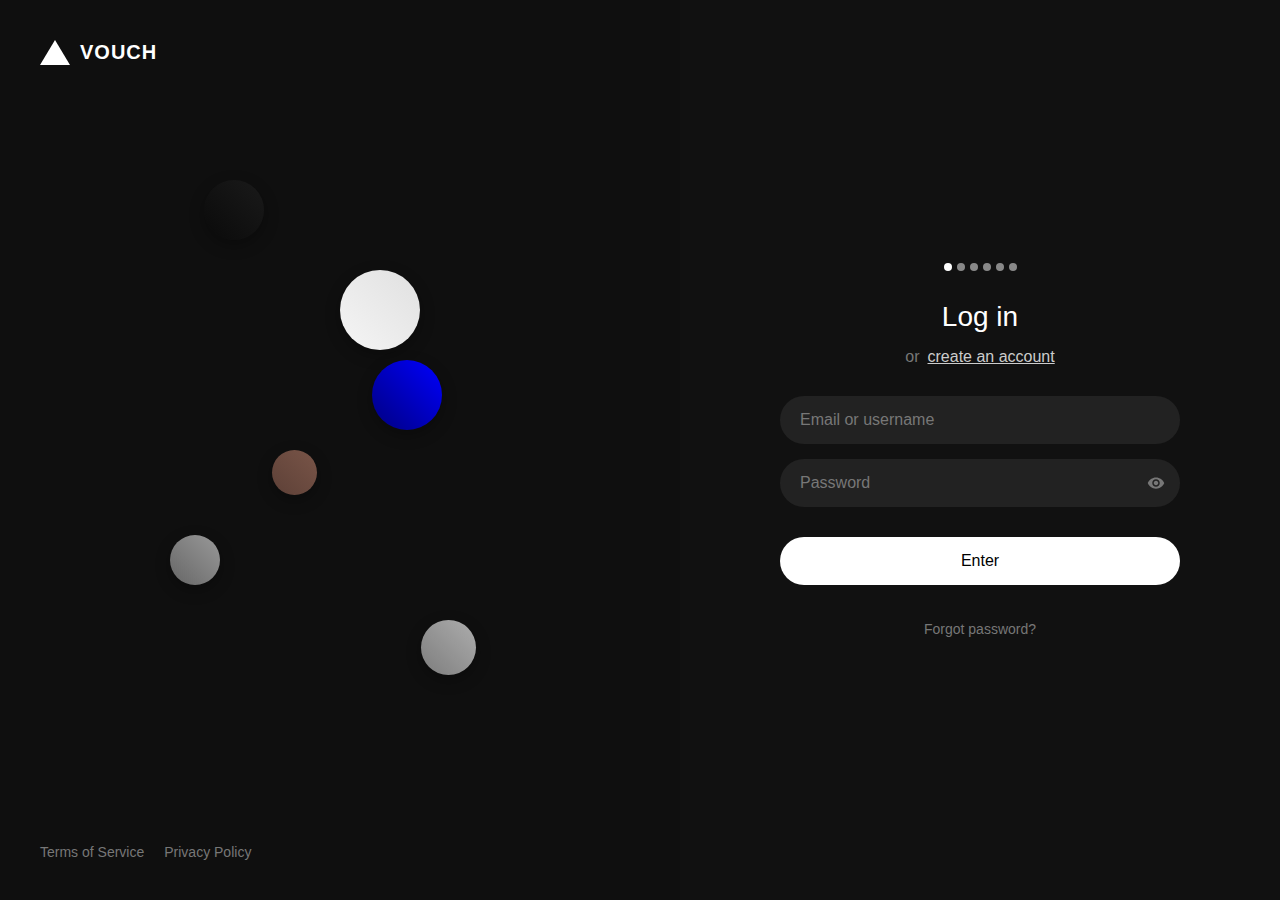
<file: login/login.html>
<!DOCTYPE html>
<html lang="en">
<head>
    <meta charset="UTF-8">
    <meta name="viewport" content="width=device-width, initial-scale=1.0">
    <title>Vouch - Login</title>
    <link rel="stylesheet" href="login.css">
    <style>
        /* Adding style for the clickable logo */
        .vouch-logo {
            cursor: pointer; /* Changes cursor to hand when hovering over the logo */
        }
    </style>
</head>
<body>
    <div class="vouch-container">
        <div class="vouch-left-panel">
            <div class="vouch-logo-container">
                <a href="../index.html" style="text-decoration: none; color: inherit;">
                    <div class="vouch-logo">
                        <div class="vouch-triangle"></div>
                        <span class="vouch-brand-name">VOUCH</span>
                    </div>
                </a>
            </div>
            
            <div class="vouch-spheres-container">
                <div class="vouch-sphere vouch-sphere-1"></div>
                <div class="vouch-sphere vouch-sphere-2"></div>
                <div class="vouch-sphere vouch-sphere-3"></div>
                <div class="vouch-sphere vouch-sphere-4"></div>
                <div class="vouch-sphere vouch-sphere-5"></div>
                <div class="vouch-sphere vouch-sphere-6"></div>
            </div>
            
            <div class="vouch-footer">
                <a href="#" class="vouch-footer-link">Terms of Service</a>
                <a href="#" class="vouch-footer-link">Privacy Policy</a>
            </div>
        </div>
        
        <div class="vouch-right-panel">
            <div class="vouch-login-container">
                <div class="vouch-login-loader">
                    <div class="vouch-dot"></div>
                    <div class="vouch-dot"></div>
                    <div class="vouch-dot"></div>
                    <div class="vouch-dot"></div>
                    <div class="vouch-dot"></div>
                    <div class="vouch-dot"></div>
                </div>
                
                <h1 class="vouch-login-title">Log in</h1>
                
                <div class="vouch-login-options">
                    <span>or</span>
                    <a href="../register/register.html" class="vouch-create-account">create an account</a>
                </div>
                
                <form class="vouch-login-form" id="loginForm">
                    <div class="vouch-form-group">
                        <input type="text" id="vouch-email" class="vouch-input" placeholder="Email or username">
                    </div>
                    
                    <div class="vouch-form-group">
                        <input type="password" id="vouch-password" class="vouch-input" placeholder="Password">
                        <button type="button" class="vouch-toggle-password">
                            <svg xmlns="http://www.w3.org/2000/svg" viewBox="0 0 24 24" width="18" height="18">
                                <path d="M12 4.5C7 4.5 2.73 7.61 1 12c1.73 4.39 6 7.5 11 7.5s9.27-3.11 11-7.5c-1.73-4.39-6-7.5-11-7.5zM12 17c-2.76 0-5-2.24-5-5s2.24-5 5-5 5 2.24 5 5-2.24 5-5 5zm0-8c-1.66 0-3 1.34-3 3s1.34 3 3 3 3-1.34 3-3-1.34-3-3-3z" fill="#777"/>
                            </svg>
                        </button>
                    </div>
                    
                    <button type="submit" class="vouch-submit-btn">Enter</button>
                    
                    <div class="vouch-forgot-password">
                        <a href="#">Forgot password?</a>
                    </div>
                </form>
            </div>
        </div>
    </div>
    
    <script>
        // Toggle password visibility
        document.querySelector('.vouch-toggle-password').addEventListener('click', function() {
            const passwordInput = document.getElementById('vouch-password');
            if (passwordInput.type === 'password') {
                passwordInput.type = 'text';
            } else {
                passwordInput.type = 'password';
            }
        });
        
        // Form submission handler with redirect
        document.getElementById('loginForm').addEventListener('submit', function(event) {
            // Prevent the default form submission
            event.preventDefault();
            
            // Normally here you would validate the form and authenticate the user
            // For this example, we'll just redirect immediately
            
            // Redirect to index2.html
            window.location.href = '../index2.html';
        });
    </script>
</body>
</html>
</file>
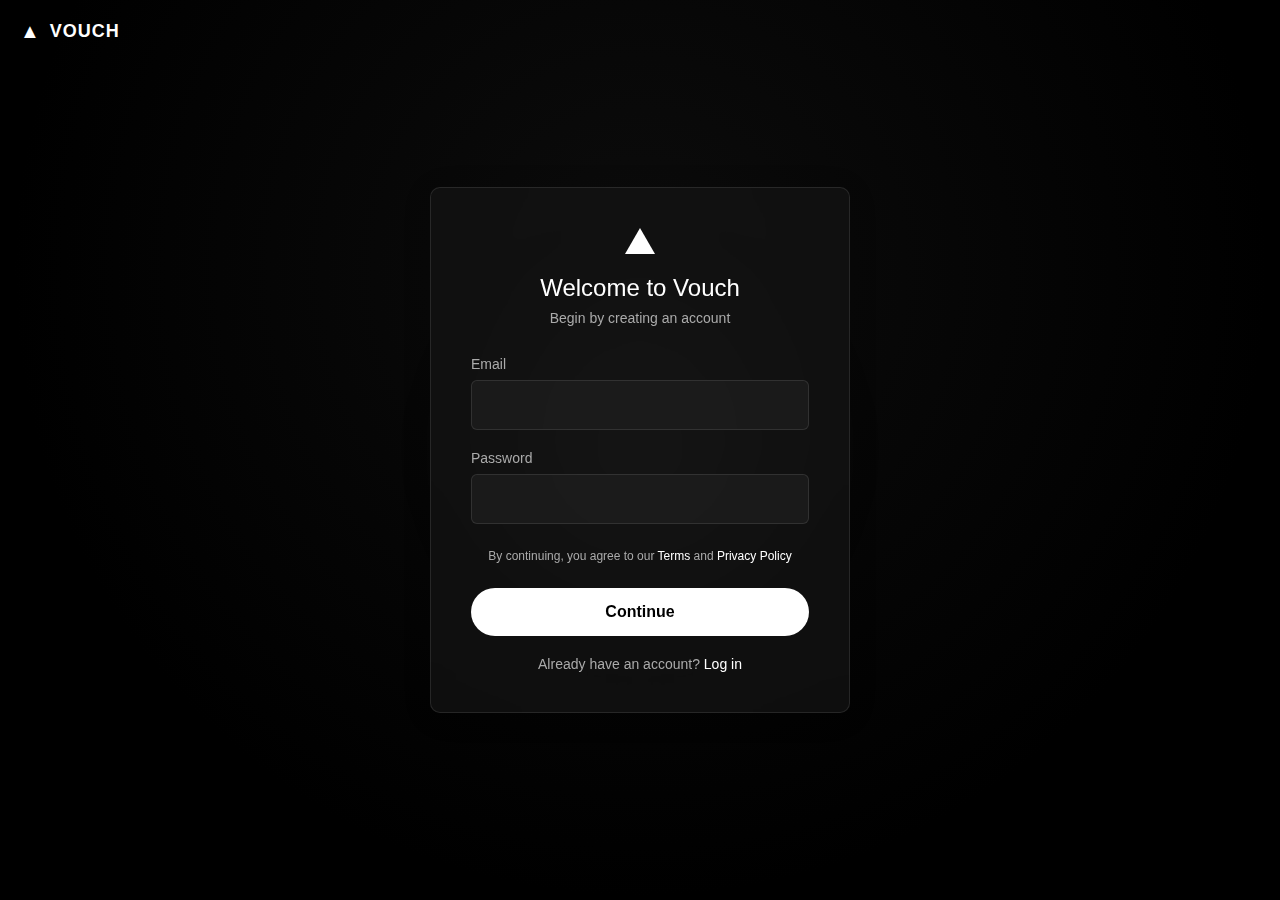
<file: register/register.html>
<!DOCTYPE html>
<html lang="en">
<head>
    <meta charset="UTF-8">
    <meta name="viewport" content="width=device-width, initial-scale=1.0">
    <title>Vouch - Registration</title>
    <link rel="stylesheet" href="register.css">
    <style>
        /* Adding style for the clickable logo */
        .vouch-reg-logo {
            cursor: pointer; /* Changes cursor to hand when hovering over the logo */
        }
        
        /* Make sure any internal elements are also clickable */
        .vouch-reg-header a {
            text-decoration: none;
            color: inherit;
            display: block; /* Makes the entire area clickable */
        }
    </style>
</head>
<body>
    <div class="vouch-reg-container">
        <header class="vouch-reg-header">
            <a href="../index.html">
                <div class="vouch-reg-logo">
                    <div class="vouch-reg-logo-icon">▲</div>
                    <div class="vouch-reg-logo-text">VOUCH</div>
                </div>
            </a>
        </header>
        
        <main class="vouch-reg-content">
            <div class="vouch-reg-form">
                <div class="vouch-reg-loader">
                    <div class="vouch-reg-spinner"></div>
                </div>
                
                <h1>Welcome to Vouch</h1>
                <p class="vouch-reg-subtitle">Begin by creating an account</p>
                
                <form id="registerForm">
                    <div class="vouch-reg-form-group">
                        <label for="vouch-reg-email">Email</label>
                        <input type="email" id="vouch-reg-email" placeholder="" required>
                    </div>
                    
                    <div class="vouch-reg-form-group">
                        <label for="vouch-reg-password">Password</label>
                        <div class="vouch-reg-password-container">
                            <input type="password" id="vouch-reg-password" placeholder="" required>
                            <button type="button" class="vouch-reg-toggle-password" id="vouch-reg-toggle-password">
                                <span class="vouch-reg-eye-icon"></span>
                            </button>
                        </div>
                    </div>
                    
                    <div class="vouch-reg-terms">
                        <p>By continuing, you agree to our <a href="#">Terms</a> and <a href="#">Privacy Policy</a></p>
                    </div>
                    
                    <button type="submit" class="vouch-reg-submit-button">Continue</button>
                </form>
                
                <div class="vouch-reg-login-option">
                    <p>Already have an account? <a href="../login/login.html" class="vouch-reg-login-link">Log in</a></p>
                </div>
            </div>
        </main>
    </div>

    <script>
        document.addEventListener('DOMContentLoaded', function() {
            // Using more unique variable names with registration-specific prefix
            const vouchRegPasswordToggleBtn = document.getElementById('vouch-reg-toggle-password');
            const vouchRegPasswordField = document.getElementById('vouch-reg-password');
            
            vouchRegPasswordToggleBtn.addEventListener('click', function() {
                // Toggle between password and text type
                const currentPasswordType = vouchRegPasswordField.getAttribute('type') === 'password' ? 'text' : 'password';
                vouchRegPasswordField.setAttribute('type', currentPasswordType);
                
                // Change the eye icon based on visibility
                const vouchRegPasswordEyeIcon = this.querySelector('.vouch-reg-eye-icon');
                if (currentPasswordType === 'password') {
                    vouchRegPasswordEyeIcon.textContent = '';
                    vouchRegPasswordEyeIcon.classList.remove('visible');
                } else {
                    vouchRegPasswordEyeIcon.textContent = '';
                    vouchRegPasswordEyeIcon.classList.add('visible');
                }
            });
            
            // Form submission handler with redirect
            document.getElementById('registerForm').addEventListener('submit', function(event) {
                // Prevent the default form submission
                event.preventDefault();
                
                // Normally here you would validate the form and register the user
                // For this example, we'll just redirect immediately
                
                // Redirect to index2.html after registration
                window.location.href = '../index2.html';
            });
        });
    </script>
</body>
</html>
</file>
<file: login/login.css>
/* Base styles */
* {
    margin: 0;
    padding: 0;
    box-sizing: border-box;
}

body {
    font-family: 'Helvetica Neue', Arial, sans-serif;
    background-color: #111;
    color: #fff;
    height: 100vh;
    overflow: hidden;
}

.vouch-container {
    display: flex;
    height: 100vh;
}

/* Left panel styles */
.vouch-left-panel {
    flex: 1;
    background-color: #0f0f0f;
    position: relative;
    display: flex;
    flex-direction: column;
    padding: 40px;
    overflow: hidden;
}

.vouch-logo-container {
    z-index: 10;
}

.vouch-logo {
    display: flex;
    align-items: center;
    gap: 10px;
}

.vouch-triangle {
    width: 0;
    height: 0;
    border-left: 15px solid transparent;
    border-right: 15px solid transparent;
    border-bottom: 25px solid white;
}

.vouch-brand-name {
    font-size: 20px;
    font-weight: 600;
    letter-spacing: 1px;
}

.vouch-spheres-container {
    position: absolute;
    top: 0;
    left: 0;
    width: 100%;
    height: 100%;
    display: flex;
    justify-content: center;
    align-items: center;
}

.vouch-sphere {
    position: absolute;
    border-radius: 50%;
    background-size: cover;
    box-shadow: 0 5px 15px rgba(0, 0, 0, 0.3);
}

.vouch-sphere-1 {
    width: 80px;
    height: 80px;
    background: linear-gradient(45deg, #f5f5f5, #e0e0e0);
    top: 30%;
    left: 50%;
}

.vouch-sphere-2 {
    width: 60px;
    height: 60px;
    background: linear-gradient(45deg, #0a0a0a, #1a1a1a);
    top: 20%;
    left: 30%;
}

.vouch-sphere-3 {
    width: 70px;
    height: 70px;
    background: linear-gradient(45deg, #000080, #0000ff);
    top: 40%;
    right: 35%;
}

.vouch-sphere-4 {
    width: 50px;
    height: 50px;
    background: linear-gradient(45deg, #666, #999);
    bottom: 35%;
    left: 25%;
}

.vouch-sphere-5 {
    width: 55px;
    height: 55px;
    background: linear-gradient(45deg, #7d7d7d, #adadad);
    bottom: 25%;
    right: 30%;
}

.vouch-sphere-6 {
    width: 45px;
    height: 45px;
    background: linear-gradient(45deg, #5d4037, #795548);
    bottom: 45%;
    left: 40%;
}

.vouch-footer {
    margin-top: auto;
    display: flex;
    gap: 20px;
    z-index: 10;
}

.vouch-footer-link {
    color: #777;
    text-decoration: none;
    font-size: 14px;
    transition: color 0.3s ease;
}

.vouch-footer-link:hover {
    color: #fff;
}

/* Right panel styles */
.vouch-right-panel {
    flex: 1;
    display: flex;
    align-items: center;
    justify-content: center;
    background-color: #111;
}

.vouch-login-container {
    width: 400px;
    max-width: 80%;
}

.vouch-login-loader {
    display: flex;
    justify-content: center;
    margin-bottom: 30px;
    gap: 5px;
}

.vouch-dot {
    width: 8px;
    height: 8px;
    background-color: white;
    border-radius: 50%;
    opacity: 0.5;
}

.vouch-dot:nth-child(1) {
    opacity: 1;
}

.vouch-login-title {
    font-size: 28px;
    font-weight: 400;
    margin-bottom: 15px;
    text-align: center;
}

.vouch-login-options {
    display: flex;
    justify-content: center;
    align-items: center;
    gap: 8px;
    color: #777;
    margin-bottom: 30px;
}

.vouch-create-account {
    color: #ccc;
    text-decoration: underline;
    transition: color 0.3s ease;
}

.vouch-create-account:hover {
    color: white;
}

.vouch-login-form {
    display: flex;
    flex-direction: column;
    gap: 15px;
}

.vouch-form-group {
    position: relative;
}

.vouch-input {
    width: 100%;
    padding: 15px 20px;
    border-radius: 30px;
    border: none;
    background-color: #222;
    color: white;
    font-size: 16px;
    outline: none;
    transition: background-color 0.3s ease;
}

.vouch-input::placeholder {
    color: #777;
}

.vouch-input:focus {
    background-color: #333;
}

.vouch-toggle-password {
    position: absolute;
    right: 15px;
    top: 50%;
    transform: translateY(-50%);
    background: none;
    border: none;
    cursor: pointer;
    display: flex;
    align-items: center;
    justify-content: center;
}

.vouch-submit-btn {
    margin-top: 15px;
    padding: 15px;
    border-radius: 30px;
    border: none;
    background-color: white;
    color: black;
    font-size: 16px;
    font-weight: 500;
    cursor: pointer;
    transition: all 0.3s ease;
}

.vouch-submit-btn:hover {
    background-color: #f0f0f0;
    transform: translateY(-2px);
}

.vouch-forgot-password {
    text-align: center;
    margin-top: 20px;
}

.vouch-forgot-password a {
    color: #777;
    text-decoration: none;
    font-size: 14px;
    transition: color 0.3s ease;
}

.vouch-forgot-password a:hover {
    color: white;
}

/* Responsive styles */
@media (max-width: 992px) {
    .vouch-container {
        flex-direction: column;
    }
    
    .vouch-left-panel {
        height: 200px;
        padding: 20px;
    }
    
    .vouch-spheres-container {
        display: none;
    }
    
    .vouch-footer {
        justify-content: center;
    }
    
    .vouch-right-panel {
        padding: 40px 20px;
    }
}
</file>
<file: register/register.css>
/* Vouch Registration Styles - Namespaced to avoid conflicts */
* {
    margin: 0;
    padding: 0;
    box-sizing: border-box;
}

body {
    font-family: -apple-system, BlinkMacSystemFont, 'Segoe UI', Roboto, Oxygen, Ubuntu, Cantarell, 'Open Sans', 'Helvetica Neue', sans-serif;
    background-color: #000;
    color: #fff;
    min-height: 100vh;
    display: flex;
    justify-content: center;
    align-items: center;
    background-image: radial-gradient(circle at 50% 30%, rgba(40, 40, 40, 0.3) 0%, rgba(0, 0, 0, 0) 70%);
    position: relative;
    overflow: hidden;
}

.vouch-reg-container {
    width: 100%;
    max-width: 1200px;
    height: 100vh;
    display: flex;
    flex-direction: column;
}

/* Header Styles */
.vouch-reg-header {
    padding: 20px;
    display: flex;
    justify-content: flex-start;
    align-items: center;
    position: absolute;
    top: 0;
    left: 0;
    width: 100%;
}

.vouch-reg-logo {
    display: flex;
    align-items: center;
    font-weight: bold;
    gap: 10px;
}

.vouch-reg-logo-icon {
    font-size: 20px;
    color: #fff;
}

.vouch-reg-logo-text {
    font-size: 18px;
    letter-spacing: 1px;
}

/* Content Styles */
.vouch-reg-content {
    flex: 1;
    display: flex;
    justify-content: center;
    align-items: center;
    position: relative;
    z-index: 1;
}

.vouch-reg-form {
    background-color: rgba(20, 20, 20, 0.7);
    border: 1px solid rgba(255, 255, 255, 0.1);
    border-radius: 10px;
    width: 100%;
    max-width: 420px;
    padding: 40px;
    backdrop-filter: blur(10px);
    box-shadow: 0 4px 30px rgba(0, 0, 0, 0.1);
    text-align: center;
    position: relative;
}

/* Background effect */
.vouch-reg-content::before {
    content: "";
    position: absolute;
    width: 400px;
    height: 400px;
    background: radial-gradient(circle, rgba(40, 40, 40, 0.5) 0%, rgba(0, 0, 0, 0) 70%);
    border-radius: 50%;
    top: 50%;
    left: 50%;
    transform: translate(-50%, -50%);
    z-index: -1;
    filter: blur(30px);
}

/* Form Styles */
.vouch-reg-form h1 {
    font-size: 24px;
    margin-bottom: 8px;
    font-weight: 500;
}

.vouch-reg-subtitle {
    color: #aaa;
    margin-bottom: 30px;
    font-size: 14px;
}

.vouch-reg-form-group {
    margin-bottom: 20px;
    text-align: left;
}

.vouch-reg-form-group label {
    display: block;
    margin-bottom: 8px;
    font-size: 14px;
    color: #aaa;
}

.vouch-reg-form-group input {
    width: 100%;
    padding: 15px;
    background-color: rgba(30, 30, 30, 0.8);
    border: 1px solid rgba(255, 255, 255, 0.1);
    border-radius: 6px;
    color: #fff;
    font-size: 16px;
    transition: border-color 0.3s;
}

.vouch-reg-form-group input:focus {
    outline: none;
    border-color: rgba(255, 255, 255, 0.3);
}

.vouch-reg-password-container {
    position: relative;
}

.vouch-reg-toggle-password {
    position: absolute;
    right: 15px;
    top: 50%;
    transform: translateY(-50%);
    background: none;
    border: none;
    color: #aaa;
    cursor: pointer;
    font-size: 16px;
    padding: 5px;
    transition: color 0.2s;
}

.vouch-reg-toggle-password:hover {
    color: #fff;
}

.vouch-reg-eye-icon {
    display: inline-block;
}

.vouch-reg-eye-icon.visible {
    color: #fff;
}

.vouch-reg-terms {
    margin: 25px 0;
    font-size: 12px;
    color: #aaa;
}

.vouch-reg-terms a {
    color: #fff;
    text-decoration: none;
}

.vouch-reg-terms a:hover {
    text-decoration: underline;
}

.vouch-reg-submit-button {
    width: 100%;
    padding: 15px;
    background-color: #fff;
    color: #000;
    border: none;
    border-radius: 25px;
    font-size: 16px;
    font-weight: 600;
    cursor: pointer;
    transition: background-color 0.3s;
}

.vouch-reg-submit-button:hover {
    background-color: #f0f0f0;
}

/* Login Option Styles */
.vouch-reg-login-option {
    margin-top: 20px;
    font-size: 14px;
    color: #aaa;
}

.vouch-reg-login-link {
    color: #fff;
    text-decoration: none;
    font-weight: 500;
    transition: opacity 0.3s;
}

.vouch-reg-login-link:hover {
    opacity: 0.8;
    text-decoration: underline;
}

/* Loader Styles */
.vouch-reg-loader {
    display: flex;
    justify-content: center;
    margin-bottom: 20px;
}

.vouch-reg-spinner {
    width: 0;
    height: 0;
    border-left: 15px solid transparent;
    border-right: 15px solid transparent;
    border-bottom: 26px solid #fff;
    animation: vouch-reg-pulse 1.5s ease-in-out infinite;
}

@keyframes vouch-reg-pulse {
    0% { transform: scale(1); opacity: 1; }
    50% { transform: scale(1.2); opacity: 0.7; }
    100% { transform: scale(1); opacity: 1; }
}

/* Responsive adjustments */
@media (max-width: 768px) {
    .vouch-reg-form {
        max-width: 90%;
        padding: 30px 20px;
    }
}
</file>
